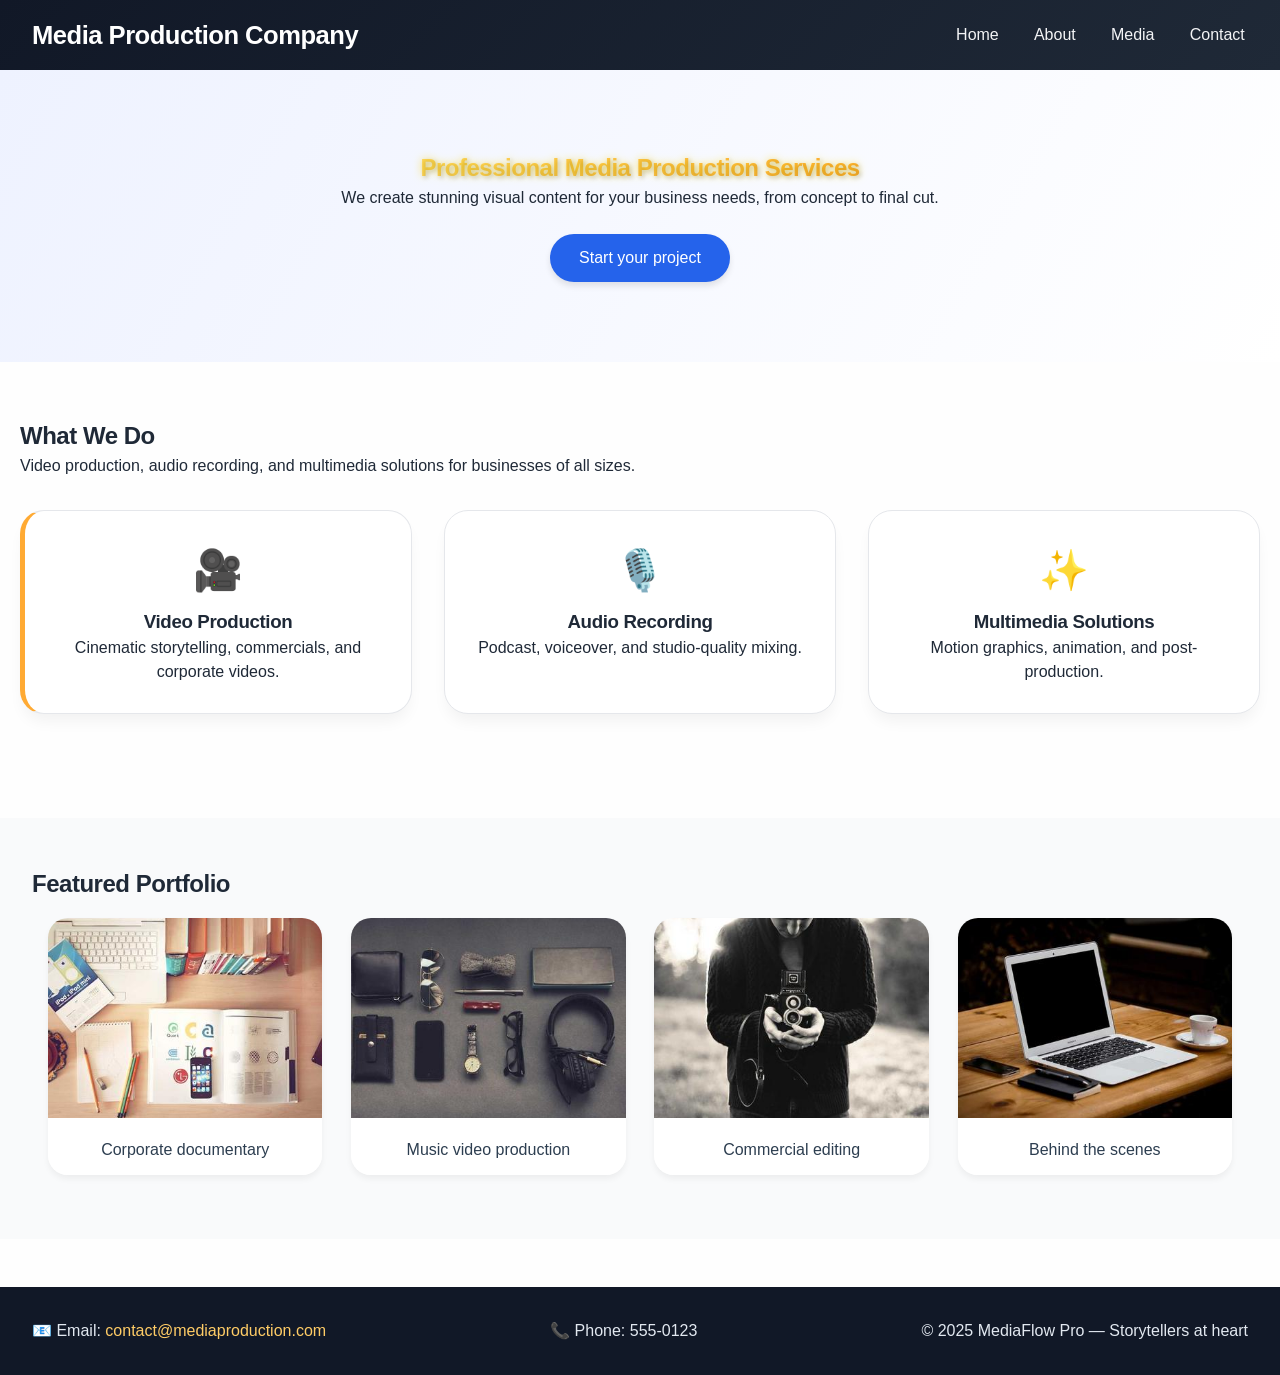
<file: index.html>
<!DOCTYPE html>
<html lang="en">
<head>
    <meta charset="utf-8">
    <meta name="viewport" content="width=device-width, initial-scale=1.0">
    <meta name="description" content="Professional media production services: video, audio, and multimedia solutions for businesses.">
    <meta name="author" content="Media Production Co.">

    <title>Media Production</title>
    <link rel="stylesheet" href="./css/styles.css">
</head>
<body>
    <header class="top">
        <h1>Media Production Company</h1>
        <nav class="nav">
            <ul class="nav-flex">
                <li><a href="index.html">Home</a></li>
                <li><a href="about.html">About</a></li>
                <li><a href="media.html">Media</a></li>
                <li><a href="contact.html">Contact</a></li>
            </ul>
        </nav>
    </header>
    
    <section class="hero">
        <h2 class="glow-txt">Professional Media Production Services</h2>
        <p>We create stunning visual content for your business needs, from concept to final cut.</p>
    
        <a href="contact.html" class="cta-btn">Start your project</a>
    </section>
    
    <main class="content">
        <h2>What We Do</h2>
        <p>Video production, audio recording, and multimedia solutions for businesses of all sizes.</p>
        
        <div class="content_cards services-flex">
            <article class="service-card">
                <div class="icon">🎥</div>
                <h3>Video Production</h3>
                <p>Cinematic storytelling, commercials, and corporate videos.</p>
            </article>
            <article class="service-card">
                <div class="icon">🎙️</div>
                <h3>Audio Recording</h3>
                <p>Podcast, voiceover, and studio-quality mixing.</p>
            </article>
            <article class="service-card">
                <div class="icon">✨</div>
                <h3>Multimedia Solutions</h3>
                <p>Motion graphics, animation, and post-production.</p>
            </article>
        </div>
    </main>

    <section class="featured-grid">
        <h2>Featured Portfolio</h2>
        <div class="grid-gallery">
            <figure>
                <img src="./images/docu.jpg" alt="Work sample 1">
                <figcaption>Corporate documentary</figcaption>
            </figure>
            <figure>
                <img src="./images/vidprod.jpg" alt="Work sample 2">
                <figcaption>Music video production</figcaption>
            </figure>
            <figure>
                <img src="./images/comedit.jpg" alt="Work sample 3">
                <figcaption>Commercial editing</figcaption>
            </figure>
            <figure>
                <img src="./images/behind.jpg" alt="Work sample 4">
                <figcaption>Behind the scenes</figcaption>
            </figure>
        </div>
    </section>
    
    <footer class="bottom">
        <div class="footer-flex">
            <p>📧 Email: <a href="mailto:contact@mediaproduction.com">contact@mediaproduction.com</a></p>
            <p>📞 Phone: 555-0123</p>
            <p>© 2025 MediaFlow Pro — Storytellers at heart</p>
        </div>
    </footer>
</body>
</html>
</file>
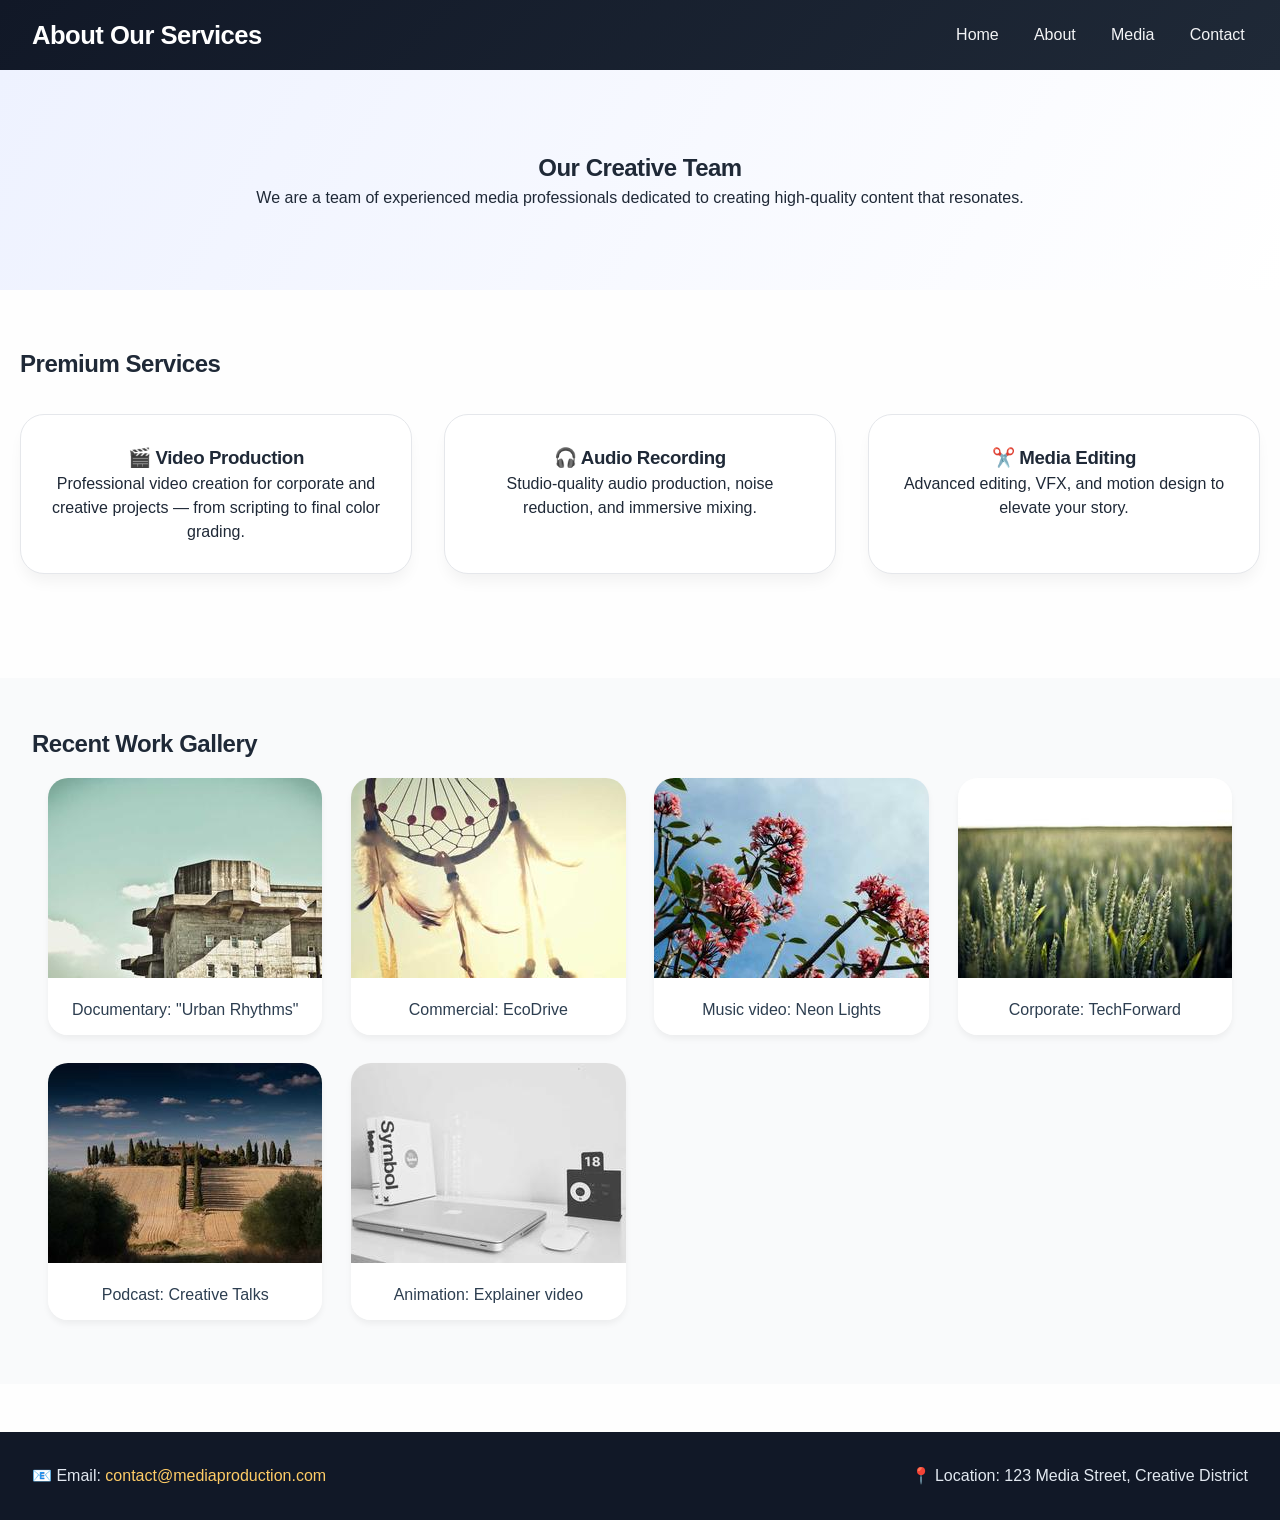
<file: about.html>
<!DOCTYPE html>
<html lang="en">
<head>
    <meta charset="UTF-8">
    <meta name="viewport" content="width=device-width, initial-scale=1.0">
    <meta name="description" content="Learn about our expert media production team and premium services.">

    <title>About Us</title>
    <link rel="stylesheet" href="./css/styles.css">
</head>
<body>
    <header class="top">
        <h1>About Our Services</h1>
        <nav class="nav">
            <ul class="nav-flex">
                <li><a href="index.html">Home</a></li>
                <li><a href="about.html">About</a></li>
                <li><a href="media.html">Media</a></li>
                <li><a href="contact.html">Contact</a></li>
            </ul>
        </nav>
    </header>
    
    <section class="hero">
        <h2>Our Creative Team</h2>
        <p>We are a team of experienced media professionals dedicated to creating high-quality content that resonates.</p>
    </section>
    
    <main class="services-about content">
        <h2>Premium Services</h2>
        <!-- Flexbox layout should be here but using basic divs -->
        <div class="about-flex-container">
            <article class="about-card">
                <h3>🎬 Video Production</h3>
                <p>Professional video creation for corporate and creative projects — from scripting to final color grading.</p>
            </article>
            <article class="about-card">
                <h3>🎧 Audio Recording</h3>
                <p>Studio-quality audio production, noise reduction, and immersive mixing.</p>
            </article>
            <article class="about-card">
                <h3>✂️ Media Editing</h3>
                <p>Advanced editing, VFX, and motion design to elevate your story.</p>
            </article>
        </div>
    </main>
    
    <section class="portfolio-grid-section">
        <h2>Recent Work Gallery</h2>
        <!-- Grid gallery missing - just basic layout -->
        <div class="portfolio-grid">
            <figure>
                <img src="./images/urban.jpg" alt="Project Alpha">
                <figcaption>Documentary: "Urban Rhythms"</figcaption>
            </figure>
            <figure>
                <img src="./images/ecodrive.jpg" alt="Project Beta">
                <figcaption>Commercial: EcoDrive</figcaption>
            </figure>
            <figure>
                <img src="./images/neon.jpg" alt="Project Gamma">
                <figcaption>Music video: Neon Lights</figcaption>
            </figure>
            <figure>
                <img src="./images/tech.jpg" alt="Project Delta">
                <figcaption>Corporate: TechForward</figcaption>
            </figure>
            <figure>
                <img src="./images/podcast.jpg" alt="Project Epsilon">
                <figcaption>Podcast: Creative Talks</figcaption>
            </figure>
            <figure>
                <img src="./images/animation.jpg" alt="Project Zeta">
                <figcaption>Animation: Explainer video</figcaption>
            </figure>
        </div>
    </section>
    
    <footer class="bottom">
        <div class="footer-flex">
            <p>📧 Email: <a href="mailto:contact@mediaproduction.com">contact@mediaproduction.com</a></p>
            <p>📍 Location: 123 Media Street, Creative District</p>
        </div>
    </footer>
</body>
</html>
</file>
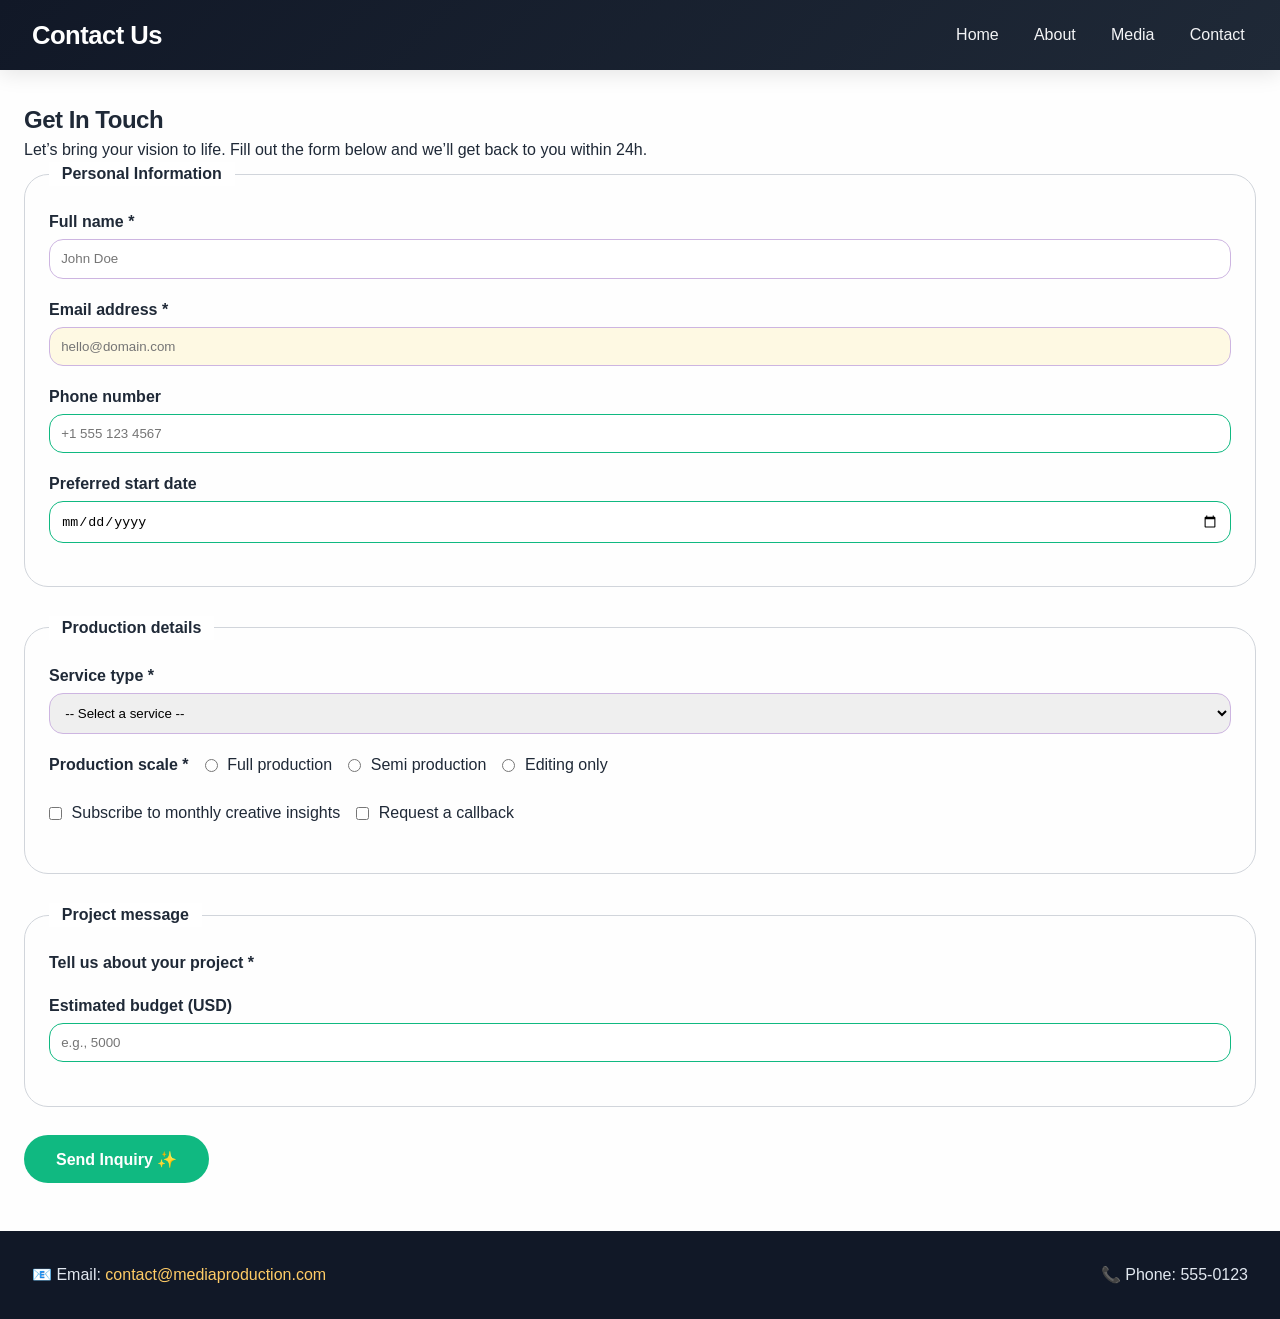
<file: contact.html>
<!DOCTYPE html>
<html lang="en">
<head>
    <meta charset="UTF-8">
    <meta name="viewport" content="width=device-width, initial-scale=1.0">
    <meta name="description" content="Contact our media production team. Request a quote or consultation.">

    <title>Contact</title>
    <link rel="stylesheet" href="./css/styles.css">
</head>
<body>
    <header class="top">
        <h1>Contact Us</h1>
        <nav class="nav">
            <ul class="nav-flex">
                <li><a href="index.html">Home</a></li>
                <li><a href="about.html">About</a></li>
                <li><a href="media.html">Media</a></li>
                <li><a href="contact.html">Contact</a></li>
            </ul>
        </nav>
    </header>
    
    <main class="contact-main">
        <h2>Get In Touch</h2>
        <p>Let’s bring your vision to life. Fill out the form below and we’ll get back to you within 24h.</p>
        
        <!-- Form with multiple errors -->
        <form action="" method="post" class="contact-form">
            <fieldset>
                <legend>Personal Information</legend>
                <div class="form-group">
                    <label for="fullname">Full name *</label>
                    <input 
                        type="text" 
                        id="fullname" 
                        name="fullname" 
                        placeholder="John Doe" 
                        required 
                        minlength="2" 
                        maxlength="60"
                        aria-describedby="fullname-hint fullname-error"
                    >
                </div>
                <div class="form-group">
                    <label for="email">Email address *</label>
                    <input aria-describedby="email-error" type="email" id="email" name="email" placeholder="hello@domain.com" required>
                </div>
                <div class="form-group">
                    <label for="phone">Phone number</label>
                    <input aria-describedby="phone-hint phone-error" type="tel" id="phone" name="phone" placeholder="+1 555 123 4567" pattern="[0-9+\-\s]+">
                </div>
                <div class="form-group">
                    <label for="project-date">Preferred start date</label>
                    <input aria-describedby="date-error" type="date" id="project-date" name="project-date" min="2025-04-10">
                </div>
            </fieldset>

            <fieldset>
                <legend>Production details</legend>
                <div class="form-group">
                    <label for="service-type">Service type *</label>
                    <select aria-describedby="service-error" id="service-type" name="service-type" required>
                        <option value="">-- Select a service --</option>
                        <option>Video Production</option>
                        <option>Audio Recording</option>
                        <option>Media Editing</option>
                        <option>Full production package</option>
                    </select>
                </div>

                <div class="form-group radio-group">
                    <span class="label-like">Production scale *</span>
                    <label><input type="radio" name="production" value="full" required> Full production</label>
                    <label><input type="radio" name="production" value="semi"> Semi production</label>
                    <label><input type="radio" name="production" value="editing"> Editing only</label>
                </div>

                <div class="form-group checkbox-group">
                    <label><input type="checkbox" name="subscribe" value="newsletter"> Subscribe to monthly creative insights</label>
                    <label><input type="checkbox" name="callback" value="request"> Request a callback</label>
                </div>
            </fieldset>

            <fieldset>
                <legend>Project message</legend>
                <div class="form-group">
                    <label for="message">Tell us about your project *</label>
                    <textare aria-describedby="message-hint message-error" id="message" name="message" rows="5" placeholder="Describe your vision, timeline, and goals..." required minlength="10" maxlength="400"></textare>
                </div>
                <div class="form-group">
                    <label for="budget">Estimated budget (USD)</label>
                    <input aria-describedby="budget-hint budget-error" type="number" id="budget" name="budget" min="500" max="50000" step="500" placeholder="e.g., 5000">
                </div>
            </fieldset>

            <button type="submit" class="submit-btn">Send Inquiry ✨</button>
        </form>
    </main>
    
    <footer class="bottom">
        <div class="footer-flex">
            <p>📧 Email: <a href="mailto:contact@mediaproduction.com">contact@mediaproduction.com</a></p>
            <p>📞 Phone: 555-0123</p>
        </div>
    </footer>
</body>
</html>
</file>
<file: css/styles.css>
* {
    margin: 0;
    padding: 0;
    box-sizing: border-box;
}

body {
    font-family: Arial, sans-serif;
    background-color: #fefefe;
    color: #1f2937;
    line-height: 1.5;
    transition: background 0.3s ease;
}

.glow-txt {
    text-shadow: 0 0 8px rgba(255, 215, 0, 0.6), 2px 2px 4px rgba(0, 0, 0, 0.2);
    background: linear-gradient(135deg, #ffd966, #ffaa33);
    background-clip: text;
    -webkit-background-clip: text;
    color: transparent; /* Ensures gradient text displays properly across all browsers */
    display: inline-block;
}

h1, h2, h3 {
    letter-spacing: -0.02em;
}

.top {
    background: linear-gradient(135deg, #111827, #1f2937);
    color: white;
    padding: 1rem 2rem;
    display: flex;
    justify-content: space-between;
    align-items: center;
    flex-wrap: wrap;
    box-shadow: 0 4px 20px rgba(0, 0, 0, 0.1);
}

.top h1 {
    font-size: 1.6rem;
    transition: transform 0.2s;
}

.top h1:hover {
    transform: scale(1.02);
}

/* Navigation */
.nav-flex {
    display: flex;
    gap: 1.8rem;
    list-style: none;
    margin: 0;
    padding: 0;
}

.nav a {
    color: #f3f4f6;
    text-decoration: none;
    font-weight: 500;
    padding: 0.5rem 0.2rem;
    transition: all 0.25s ease;
    border-bottom: 2px solid transparent;
}

.nav a:hover {
    border-bottom-color: #ffaa33;
    color: #ffcc66;
    transform: translateY(-2px);
}

.nav a:focus-visible {
    outline: 2px solid #ffaa33;
    border-radius: 4px;
}

.hero {
    padding: 5rem 2rem;
    background: linear-gradient(120deg, #eef2ff, #fff);
    text-align: center;
    margin-bottom: 1rem;
}

.cta-btn {
    display: inline-block;
    background: #2563eb;
    color: white; 
    padding: 0.75rem 1.8rem;
    border-radius: 40px;
    text-decoration: none;
    margin-top: 1.5rem;
    transition: all 0.3s cubic-bezier(0.2, 0.9, 0.4, 1.1);
    box-shadow: 0 4px 6px rgba(0, 0, 0, 0.1);
}

.cta-btn:hover {
    color: white;
    background: #1e40af;
    transform: scale(1.05) translateY(-3px);
    box-shadow: 0 10px 20px rgba(0, 0, 0, 0.15);
}

.content {
    padding: 40px 20px;
}

.services-flex,
.about-flex-container {
    display: flex;
    flex-wrap: wrap;
    justify-content: center;
    gap: 2rem;
    margin: 2rem 0;
}

.service-card,
.about-card {
    background: white;
    border-radius: 24px;
    padding: 1.8rem;
    flex: 1 1 260px;
    box-shadow: 0 10px 15px -3px rgba(0, 0, 0, 0.05);
    transition: all 0.25s;
    text-align: center;
    border: 1px solid #e5e7eb;
}

.service-card:hover,
.about-card:hover {
    transform: translateY(-8px) rotate(0.5deg);
    box-shadow: 0 20px 25px -12px rgba(0, 0, 0, 0.15);
    border-color: rgba(255, 170, 51, 0.25);
}

.icon {
    font-size: 2.5rem;
    margin-bottom: 0.5rem;
}

.grid-gallery,
.portfolio-grid,
.client-grid {
    display: grid;
    grid-template-columns: repeat(auto-fit, minmax(260px, 1fr));
    gap: 1.8rem;
    padding: 1rem;
}

.featured-grid,
.portfolio-grid-section {
    background: #f9fafb;
    padding: 3rem 2rem;
    margin: 2rem 0;
}

.grid-gallery figure,
.portfolio-grid figure,
.client-grid figure {
    background: white;
    border-radius: 20px;
    overflow: hidden;
    transition: all 0.3s;
    box-shadow: 0 4px 6px rgba(0, 0, 0, 0.05);
}

.grid-gallery figure:hover,
.portfolio-grid figure:hover {
    transform: scale(1.02);
    box-shadow: 0 20px 25px -12px rgba(0, 0, 0, 0.2);
}

figure img {
    width: 100%;
    height: 200px;
    object-fit: cover;
    transition: transform 0.4s ease;
}

figure:hover img {
    transform: scale(1.05);
}

figcaption {
    padding: 0.8rem;
    text-align: center;
    font-weight: 500;
    background: #ffffff;
    color: #2d3e50;
}

.contact-main {
    max-width: 100%;
    width: 100%;
    margin: 2rem auto;
    padding: 0 1.5rem;
}

.contact-form fieldset {
    border: 1px solid #d1d5db;
    border-radius: 24px;
    padding: 1.5rem;
    margin-bottom: 1.8rem;
}

legend {
    font-weight: bold;
    padding: 0 0.8rem;
    background: white;
}

.form-group {
    margin-bottom: 1.2rem;
}

.form-group label,
.label-like {
    display: block;
    font-weight: 600;
    margin-bottom: 0.3rem;
}

input,
select,
textarea {
    width: 100%;
    padding: 0.7rem;
    border-radius: 14px;
    border: 1px solid #cdb5e1;
    transition: all 0.2s;
}

input:focus,
select:focus,
textarea:focus {
    outline: none;
    border-color: #2563eb;
    box-shadow: 0 0 0 3px rgba(37, 99, 235, 0.2);
}

.radio-group,
.checkbox-group {
    display: flex;
    flex-wrap: wrap;
    gap: 1rem;
    align-items: center;
}

.radio-group label,
.checkbox-group label {
    display: inline-flex;
    align-items: center;
    gap: 0.3rem;
    font-weight: normal;
}

input[type="radio"],
input[type="checkbox"] {
    width: auto;
    margin-right: 0.3rem;
}

.submit-btn {
    background: #10b981;
    color: white;
    border: none;
    padding: 0.9rem 2rem;
    border-radius: 40px;
    font-weight: bold;
    font-size: 1rem;
    cursor: pointer;
    transition: all 0.25s;
}

.submit-btn:hover {
    background: #059669;
    transform: scale(1.02) translateY(-2px);
    box-shadow: 0 8px 15px rgba(0,0,0,0.1);
}

.video-showcase h2 {
    text-align: center;
    margin-top: 2rem;
}

.video-flex {
    display: flex;
    flex-wrap: wrap;
    justify-content: center;
    gap: 2rem;
    margin: 2rem 0;
}

.video-flex figure {
    max-width: 560px;
    width: 100%;
}

video,
audio {
    width: 100%;
    border-radius: 20px;
}

.location-map iframe {
    width: 100%;
    max-width: 900px;
    margin: 0 auto;
    display: block;
}

.bottom {
    background: #111827;
    color: #e2e8f0;
    padding: 2rem;
    margin-top: 3rem;
}

.footer-flex {
    display: flex;
    justify-content: space-between;
    flex-wrap: wrap;
    gap: 1rem;
    align-items: center;
}

.bottom a {
    color: #ffcc66;
    text-decoration: none;
}

@keyframes softPulse {
    0% { opacity: 0.6; transform: scale(0.98); }
    50% { opacity: 1; transform: scale(1); }
    100% { opacity: 0.6; transform: scale(0.98); }
}

.cta-btn {
    animation: softPulse 2s infinite ease;
}

.cta-btn:hover {
    animation: none;
}

.services-flex article:first-child {
    border-left: 5px solid #ffaa33;
}

.nav-flex li:last-child a {
    margin-right: 0;
}

input:invalid:not(:placeholder-shown) {
    border-color: #ef4444;
}

input:valid {
    border-color: #10b981;
}

form input[type="email"] {
    background-color: #fef9e3;
}

/* Media Queries */
@media only screen and (max-width: 768px) {
    .top {
        flex-direction: column;
        text-align: center;
        gap: 0.8rem;
    }

    .contact-main {
        min-width: 300px;
    }

    .footer-flex {
        flex-direction: column;
        text-align: center;
    }

    .nav-flex {
        justify-content: center;
        flex-wrap: wrap;
        gap: 1rem;
    }

    .video-flex {
        flex-direction: column;
        align-items: center;
    }
}

@media only screen and (max-width: 320px) {
    .top {
        padding: 10px;
    }

    .top h1 {
        text-align: center;
    }

    nav {
        margin-top: 5px;
    }

    nav a {
        margin-right: 0;
    }

    nav > ul {
        justify-content: space-evenly;
        padding-left: 0;
    }

    .hero {
        padding: 40px 15px;
    }

    .content {
        padding: 30px 15px; /* Fixed typo: 30ox -> 30px */
        text-align: center;
    }

    .content_cards {
        display: block;
    }

    .grid-gallery,
    .portfolio-grid {
        grid-template-columns: 1fr;
    }

    .hero h2 {
        font-size: 1.6rem;
    }
}

@media (prefers-reduced-motion: reduce) {
    *,
    ::before,
    ::after {
        animation-delay: -1ms !important;
        animation-duration: 1ms !important;
        animation-iteration-count: 1 !important;
        background-attachment: initial !important;
        scroll-behavior: auto !important;
        transition-duration: 0s !important;
        transition-delay: 0s !important;
    }
    
    .cta-btn {
        animation: none !important;
    }
}
</file>
